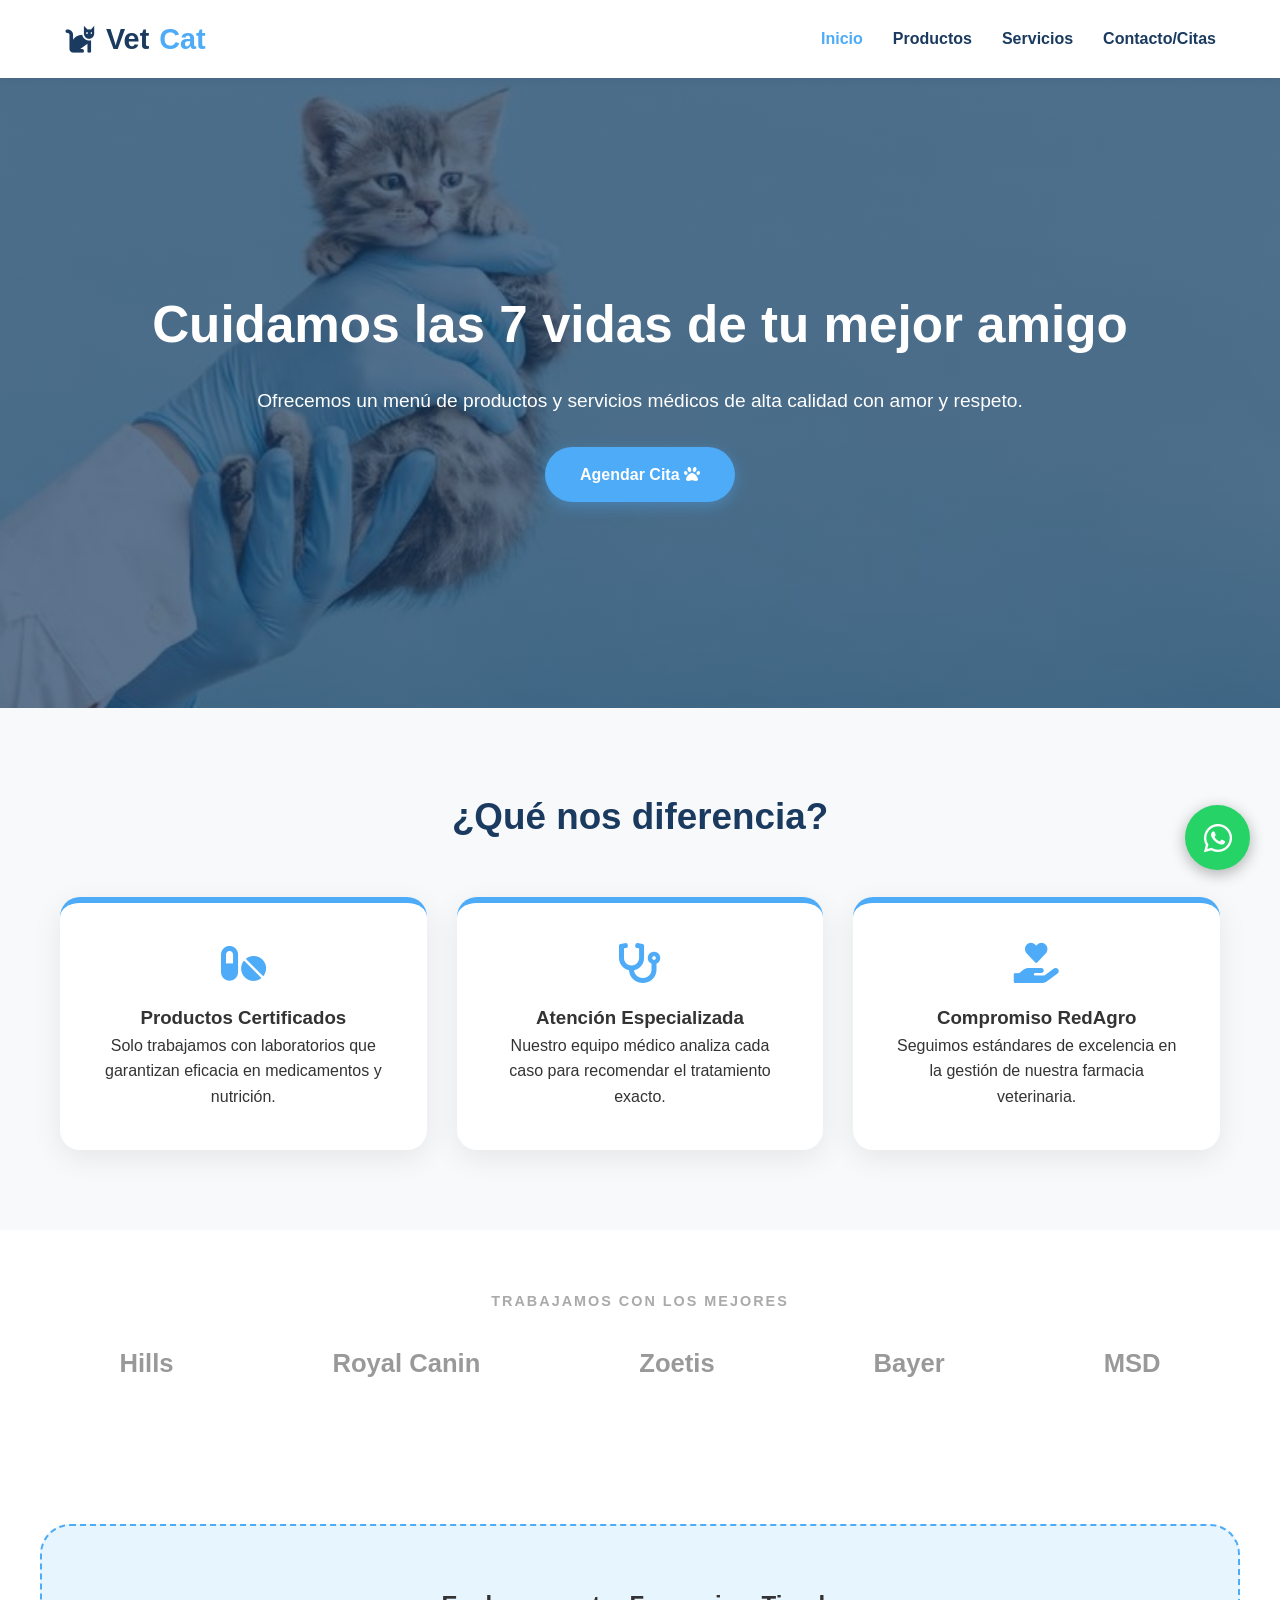
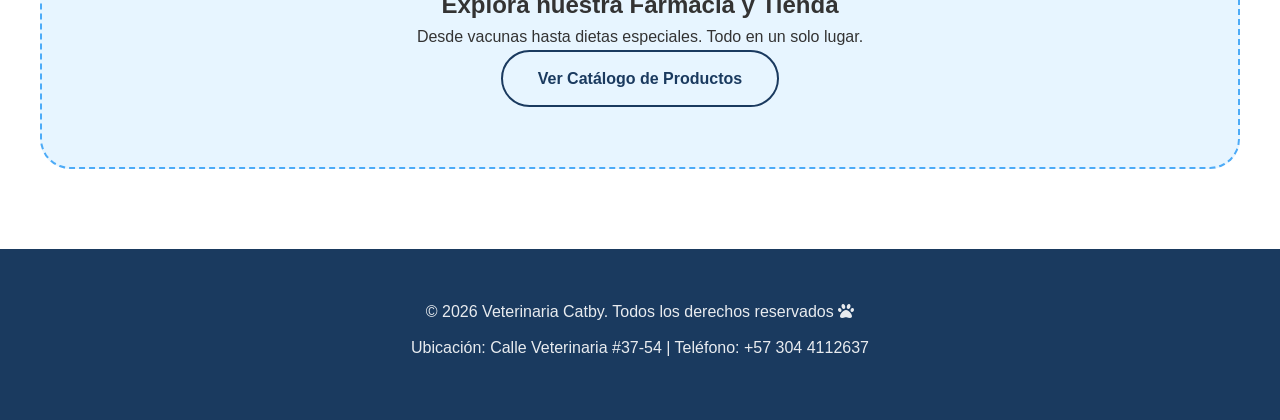
<file: index.html>
<!DOCTYPE html>
<html lang="es">
<head>
    <meta charset="UTF-8">
    <meta name="viewport" content="width=device-width, initial-scale=1.0">
    <title>VetCat | Inicio</title>
    
    <link rel="icon" href="img/favicon.jpeg" type="image/jpeg">
    
    <link rel="stylesheet" href="https://cdnjs.cloudflare.com/ajax/libs/font-awesome/6.0.0/css/all.min.css">
    <link rel="stylesheet" href="css/styles.css">
</head>
<body>

    <header>
        <nav class="navbar">
            <div class="logo">
                <h1><i class="fas fa-cat"></i> Vet<span>Cat</span></h1>
            </div>
            <ul class="nav-menu">
                <li><a href="index.html" class="active">Inicio</a></li>
                <li><a href="productos.html">Productos</a></li>
                <li><a href="servicios.html">Servicios</a></li>
                <li><a href="contacto.html">Contacto/Citas</a></li>
            </ul>
        </nav>
    </header>

    <main>
        <section class="hero">
            <div class="hero-content">
                <h2>Cuidamos las 7 vidas de tu mejor amigo</h2>
                <p>Ofrecemos un menú de productos y servicios médicos de alta calidad con amor y respeto.</p>
                <a href="contacto.html" class="btn">Agendar Cita <i class="fas fa-paw"></i></a>
            </div>
        </section>

        <section class="destacados">
            <div class="container">
                <h2>¿Qué nos diferencia?</h2>
                <div class="grid-destacados">
                    <div class="card-info">
                        <i class="fas fa-pills card-icon"></i>
                        <h3>Productos Certificados</h3>
                        <p>Solo trabajamos con laboratorios que garantizan eficacia en medicamentos y nutrición.</p>
                    </div>
                    <div class="card-info">
                        <i class="fas fa-stethoscope card-icon"></i>
                        <h3>Atención Especializada</h3>
                        <p>Nuestro equipo médico analiza cada caso para recomendar el tratamiento exacto.</p>
                    </div>
                    <div class="card-info">
                        <i class="fas fa-hand-holding-heart card-icon"></i>
                        <h3>Compromiso RedAgro</h3>
                        <p>Seguimos estándares de excelencia en la gestión de nuestra farmacia veterinaria.</p>
                    </div>
                </div>
            </div>
        </section>

        <section class="marcas">
            <p class="marcas-titulo">TRABAJAMOS CON LOS MEJORES</p>
            <div class="container brands-grid">
                <span>Hills</span>
                <span>Royal Canin</span>
                <span>Zoetis</span>
                <span>Bayer</span>
                <span>MSD</span>
            </div>
        </section>

        <section class="cta-productos">
            <div class="container cta-box">
                <h2>Explora nuestra Farmacia y Tienda</h2>
                <p>Desde vacunas hasta dietas especiales. Todo en un solo lugar.</p>
                <a href="productos.html" class="btn-secundario">Ver Catálogo de Productos</a>
            </div>
        </section>
    </main>

    <a href="https://wa.me/573044112637?text=%C2%A1Hola%2C%20equipo%20de%20VetCat!%20%F0%9F%90%BE%20Vi%20su%20p%C3%A1gina%20y%20me%20encantar%C3%ADa%20hacerles%20una%20consulta%20sobre%20mi%20mascota.%20%C2%BFMe%20podr%C3%ADan%20ayudar%3F" class="whatsapp-btn" target="_blank">
    <i class="fab fa-whatsapp"></i>
    </a>

    <footer>
        <div class="footer-content">
            <p>&copy; 2026 Veterinaria Catby. Todos los derechos reservados <i class="fas fa-paw"></i></p>
            <p>Ubicación: Calle Veterinaria #37-54 | Teléfono: +57 304 4112637</p>
        </div>
    </footer>

</body>
</html>
</file>
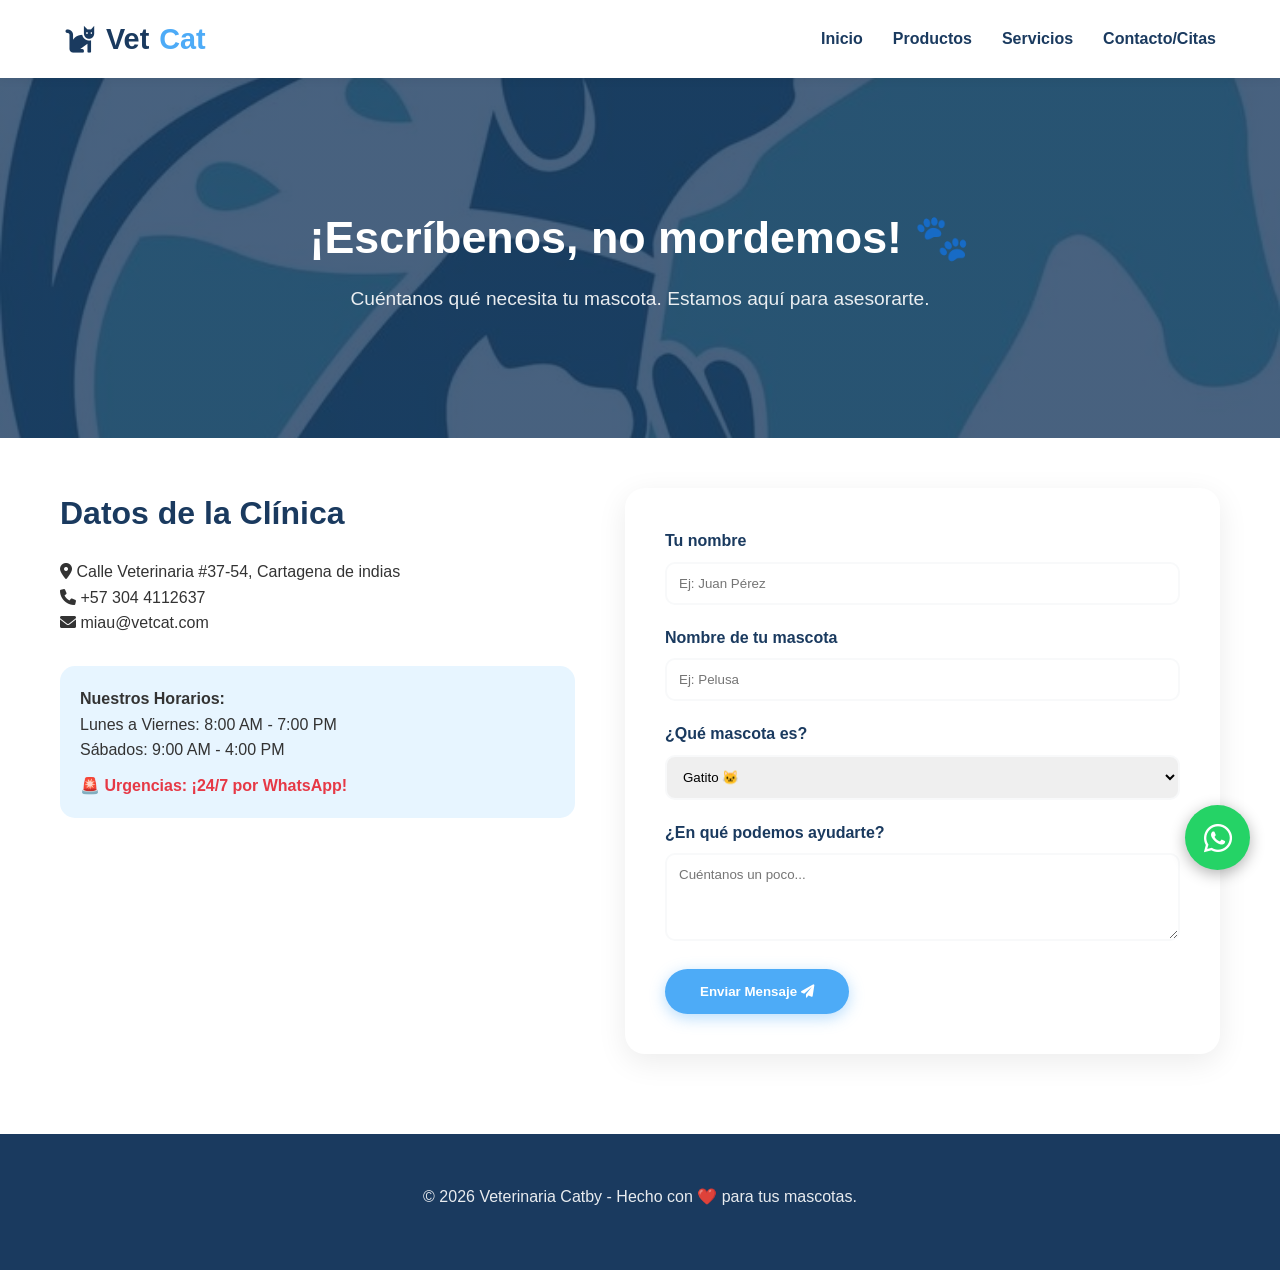
<file: contacto.html>
<!DOCTYPE html>
<html lang="es">
<head>
    <meta charset="UTF-8">
    <meta name="viewport" content="width=device-width, initial-scale=1.0">
    <title>Contacto | VetCat</title>
    
     <link rel="icon" href="img/favicon.jpeg" type="image/jpeg">
    
    <link rel="stylesheet" href="https://cdnjs.cloudflare.com/ajax/libs/font-awesome/6.0.0/css/all.min.css">
    <link rel="stylesheet" href="css/styles.css">
</head>
<body>

    <header>
    <nav class="navbar">
        <div class="logo">
            <h1><i class="fas fa-cat"></i> Vet<span>Cat</span></h1>
        </div>
        <ul class="nav-menu">
            <li><a href="index.html">Inicio</a></li>
            <li><a href="productos.html">Productos</a></li>
            <li><a href="servicios.html">Servicios</a></li>
            <li><a href="contacto.html">Contacto/Citas</a></li>
        </ul>
        </nav>
    </header>
    <section class="hero-interno hero-contacto">
        <div class="container">
            <h2>¡Escríbenos, no mordemos! 🐾</h2>
            <p>Cuéntanos qué necesita tu mascota. Estamos aquí para asesorarte.</p>
        </div>
    </section>

    <main class="container">
        <section class="contacto-flex">
            <div class="info-contacto">
                <h3>Datos de la Clínica</h3>
                <p><i class="fas fa-map-marker-alt"></i> Calle Veterinaria #37-54, Cartagena de indias</p>
                <p><i class="fas fa-phone"></i> +57 304 4112637</p>
                <p><i class="fas fa-envelope"></i> miau@vetcat.com</p>
                
                <div class="horarios">
                    <h4>Nuestros Horarios:</h4>
                    <p>Lunes a Viernes: 8:00 AM - 7:00 PM</p>
                    <p>Sábados: 9:00 AM - 4:00 PM</p>
                    <p class="urgencia-texto">🚨 Urgencias: ¡24/7 por WhatsApp!</p>
                </div>
            </div>

            <div class="formulario-caja">
                <form>
                    <div class="input-group">
                        <label>Tu nombre</label>
                        <input type="text" placeholder="Ej: Juan Pérez">
                    </div>
                    <div class="input-group">
                        <label>Nombre de tu mascota</label>
                        <input type="text" placeholder="Ej: Pelusa">
                    </div>
                    <div class="input-group">
                        <label>¿Qué mascota es?</label>
                        <select>
                            <option>Gatito 🐱</option>
                            <option>Perrito 🐶</option>
                            <option>Otro 🐾</option>
                        </select>
                    </div>
                    <div class="input-group">
                        <label>¿En qué podemos ayudarte?</label>
                        <textarea rows="4" placeholder="Cuéntanos un poco..."></textarea>
                    </div>
                    <button type="submit" class="btn">Enviar Mensaje <i class="fas fa-paper-plane"></i></button>
                </form>
            </div>
        </section>
    </main>

    <footer>
        <div class="footer-content">
            <p>&copy; 2026 Veterinaria Catby - Hecho con ❤️ para tus mascotas.</p>
        </div>
    </footer>

    <a href="https://wa.me/573044112637?text=%C2%A1Hola%2C%20equipo%20de%20VetCat!%20%F0%9F%90%BE%20Vi%20su%20p%C3%A1gina%20y%20me%20encantar%C3%ADa%20hacerles%20una%20consulta%20sobre%20mi%20mascota.%20%C2%BFMe%20podr%C3%ADan%20ayudar%3F" class="whatsapp-btn" target="_blank">
    <i class="fab fa-whatsapp"></i>
    </a>

</body>
</html>
</file>
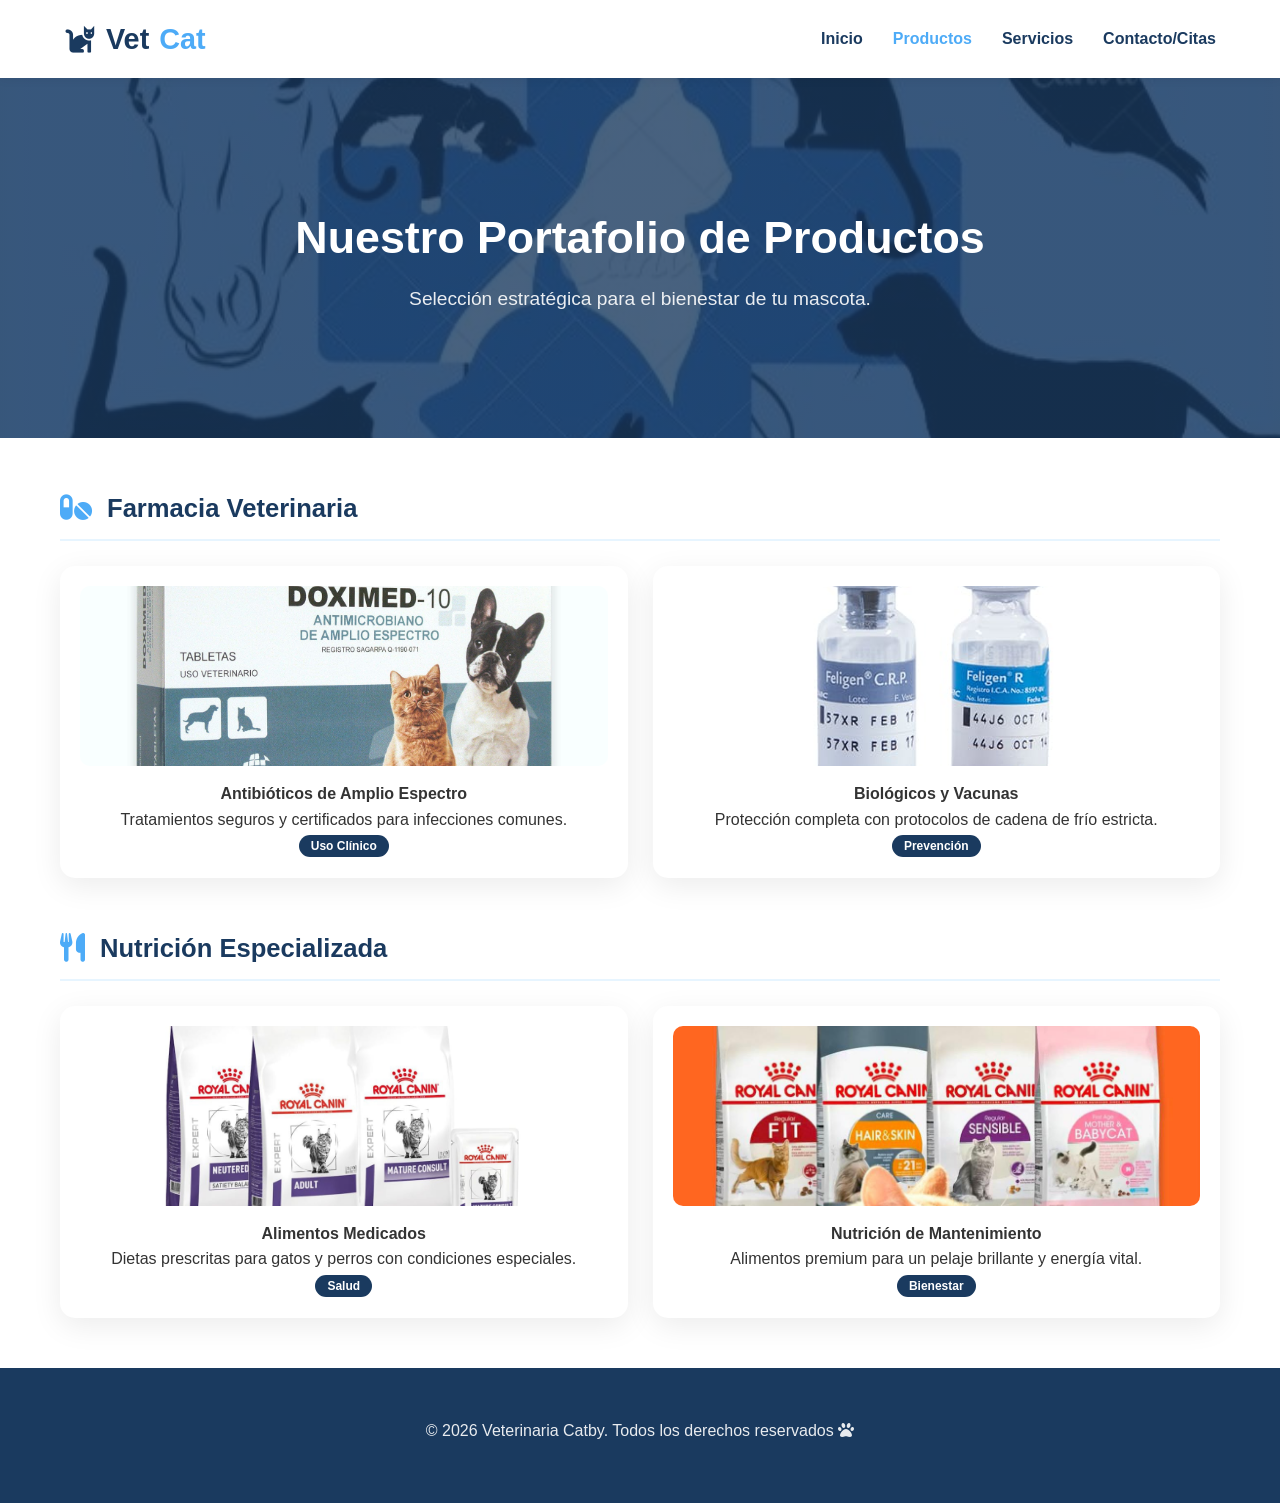
<file: productos.html>
<!DOCTYPE html>
<html lang="es">
<head>
    <meta charset="UTF-8">
    <meta name="viewport" content="width=device-width, initial-scale=1.0">
    <title>VetCat | Productos</title>
    
     <link rel="icon" href="img/favicon.jpeg" type="image/jpeg">
    
    <link rel="stylesheet" href="https://cdnjs.cloudflare.com/ajax/libs/font-awesome/6.0.0/css/all.min.css">
    <link rel="stylesheet" href="css/styles.css">
</head>
<body>

    <header>
        <nav class="navbar">
            <div class="logo">
                <h1><i class="fas fa-cat"></i> Vet<span>Cat</span></h1>
            </div>
            <ul class="nav-menu">
                <li><a href="index.html">Inicio</a></li>
                <li><a href="productos.html" class="active">Productos</a></li>
                <li><a href="servicios.html">Servicios</a></li>
                <li><a href="contacto.html">Contacto/Citas</a></li>
            </ul>
        </nav>
    </header>

    <section class="hero-interno hero-productos">
        <div class="container">
            <h2>Nuestro Portafolio de Productos</h2>
            <p>Selección estratégica para el bienestar de tu mascota.</p>
        </div>
    </section>

    <main class="container">
        <section class="categoria-seccion">
            <div class="categoria-header">
                <i class="fas fa-pills"></i>
                <h3>Farmacia Veterinaria</h3>
            </div>
            <div class="grid-productos">
                <div class="producto-card">
                    <div class="producto-img">
                        <img src="img/antibioticos.jpg" alt="Antibióticos">
                    </div>
                    <h4>Antibióticos de Amplio Espectro</h4>
                    <p>Tratamientos seguros y certificados para infecciones comunes.</p>
                    <span class="tag">Uso Clínico</span>
                </div>
                <div class="producto-card">
                    <div class="producto-img">
                        <img src="img/vacunas.jpeg" alt="Vacunas">
                    </div>
                    <h4>Biológicos y Vacunas</h4>
                    <p>Protección completa con protocolos de cadena de frío estricta.</p>
                    <span class="tag">Prevención</span>
                </div>
            </div>
        </section>

        <section class="categoria-seccion">
            <div class="categoria-header">
                <i class="fas fa-utensils"></i>
                <h3>Nutrición Especializada</h3>
            </div>
            <div class="grid-productos">
                <div class="producto-card">
                    <div class="producto-img">
                        <img src="img/dieta-renal.jpeg" alt="Dieta Renal">
                    </div>
                    <h4>Alimentos Medicados</h4>
                    <p>Dietas prescritas para gatos y perros con condiciones especiales.</p>
                    <span class="tag">Salud</span>
                </div>
                <div class="producto-card">
                    <div class="producto-img">
                        <img src="img/premium.jpeg" alt="Alimento Premium">
                    </div>
                    <h4>Nutrición de Mantenimiento</h4>
                    <p>Alimentos premium para un pelaje brillante y energía vital.</p>
                    <span class="tag">Bienestar</span>
                </div>
            </div>
        </section>
    </main>

    <footer>
        <div class="footer-content">
            <p>&copy; 2026 Veterinaria Catby. Todos los derechos reservados <i class="fas fa-paw"></i></p>
        </div>
    </footer>

</body>
</html>
</file>
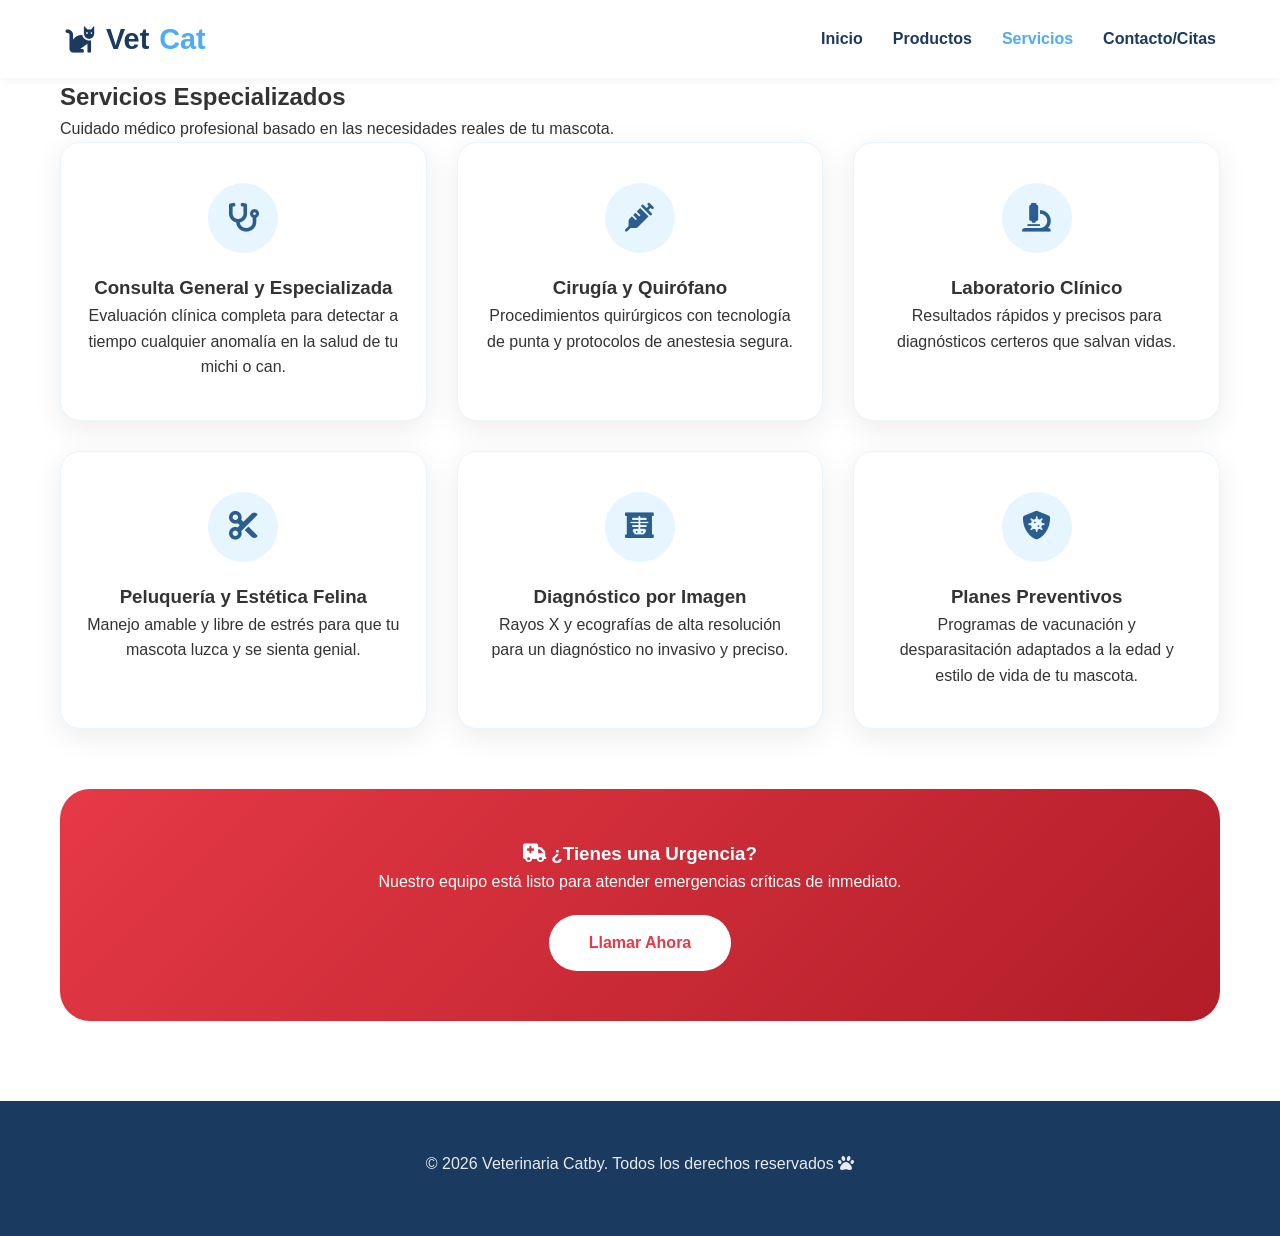
<file: servicios.html>
<!DOCTYPE html>
<html lang="es">
<head>
    <meta charset="UTF-8">
    <meta name="viewport" content="width=device-width, initial-scale=1.0">
    <title>VetCat | Servicios</title>
    
     <link rel="icon" href="img/favicon.jpeg" type="image/jpeg">
    
    <link rel="stylesheet" href="https://cdnjs.cloudflare.com/ajax/libs/font-awesome/6.0.0/css/all.min.css">
    <link rel="stylesheet" href="css/styles.css">
</head>
<body>

    <header>
        <nav class="navbar">
            <div class="logo">
                <h1><i class="fas fa-cat"></i> Vet<span>Cat</span></h1>
            </div>
            <ul class="nav-menu">
                <li><a href="index.html">Inicio</a></li>
                <li><a href="productos.html">Productos</a></li>
                <li><a href="servicios.html" class="active">Servicios</a></li>
                <li><a href="contacto.html">Contacto/Citas</a></li>
            </ul>
        </nav>
    </header>

    <main class="container">
        <section class="titulo-pagina">
            <h2>Servicios Especializados</h2>
            <p>Cuidado médico profesional basado en las necesidades reales de tu mascota.</p>
        </section>

        <section class="grid-servicios">
            <div class="servicio-card">
                <div class="servicio-icon">
                    <i class="fas fa-stethoscope"></i>
                </div>
                <h3>Consulta General y Especializada</h3>
                <p>Evaluación clínica completa para detectar a tiempo cualquier anomalía en la salud de tu michi o can.</p>
            </div>

            <div class="servicio-card">
                <div class="servicio-icon">
                    <i class="fas fa-syringe"></i>
                </div>
                <h3>Cirugía y Quirófano</h3>
                <p>Procedimientos quirúrgicos con tecnología de punta y protocolos de anestesia segura.</p>
            </div>

            <div class="servicio-card">
                <div class="servicio-icon">
                    <i class="fas fa-microscope"></i>
                </div>
                <h3>Laboratorio Clínico</h3>
                <p>Resultados rápidos y precisos para diagnósticos certeros que salvan vidas.</p>
            </div>

            <div class="servicio-card">
                <div class="servicio-icon">
                    <i class="fas fa-cut"></i>
                </div>
                <h3>Peluquería y Estética Felina</h3>
                <p>Manejo amable y libre de estrés para que tu mascota luzca y se sienta genial.</p>
            </div>

        <div class="servicio-card">
            <div class="servicio-icon">
                <i class="fas fa-x-ray"></i>
            </div>
            <h3>Diagnóstico por Imagen</h3>
            <p>Rayos X y ecografías de alta resolución para un diagnóstico no invasivo y preciso.</p>
        </div>

    <div class="servicio-card">
        <div class="servicio-icon">
        <i class="fas fa-shield-virus"></i>
        </div>
        <h3>Planes Preventivos</h3>
        <p>Programas de vacunación y desparasitación adaptados a la edad y estilo de vida de tu mascota.</p>
    </div>
    </section>

        <section class="urgencias-box">
            <div class="urgencias-content">
                <h3><i class="fas fa-ambulance"></i> ¿Tienes una Urgencia?</h3>
                <p>Nuestro equipo está listo para atender emergencias críticas de inmediato.</p>
                <a href="https://wa.me/573044112637?text=🚨%20¡URGENCIA%20VETERINARIA!%20Necesito%20asistencia%20inmediata%20para%20mi%20mascota." class="btn-urgencia">Llamar Ahora</a>
        </section>
    </main>

    <footer>
        <div class="footer-content">
            <p>&copy; 2026 Veterinaria Catby. Todos los derechos reservados <i class="fas fa-paw"></i></p>
        </div>
    </footer>

</body>
</html>
</file>
<file: css/styles.css>
/* ==========================================================================
   1. VARIABLES Y CONFIGURACIÓN BASE
   ========================================================================== */
:root {
    --azul-oscuro: #1a3a5f;
    --azul-medio: #2c5d8f;
    --celeste-vivo: #4dabf7;
    --celeste-claro: #e7f5ff;
    --blanco: #ffffff;
    --gris-suave: #f8f9fa;
    --michi-shadow: 0 8px 30px rgba(0,0,0,0.08);
}

* { 
    margin: 0; 
    padding: 0; 
    box-sizing: border-box; 
}

body {
    font-family: 'Segoe UI', sans-serif;
    line-height: 1.6;
    color: #333;
    background-color: var(--blanco);
}

.container { 
    max-width: 1200px; 
    margin: 0 auto; 
    padding: 0 20px; 
}

/* ==========================================================================
   2. COMPONENTES GLOBALES (Navbar, Footer, Botones, WhatsApp)
   ========================================================================== */

/* --- NAVBAR --- */
.navbar {
    display: flex;
    justify-content: space-between;
    align-items: center;
    padding: 1rem 5%;
    background: var(--blanco);
    box-shadow: 0 2px 10px rgba(0,0,0,0.05);
    position: sticky;
    top: 0;
    z-index: 1000;
}

.logo h1 { font-size: 1.8rem; color: var(--azul-oscuro); display: flex; align-items: center; gap: 10px; }
.logo span { color: var(--celeste-vivo); }

.nav-menu { display: flex; list-style: none; }
.nav-menu li { margin-left: 30px; }
.nav-menu a { text-decoration: none; color: var(--azul-oscuro); font-weight: 600; transition: 0.3s; }
.nav-menu a:hover, .nav-menu a.active { color: var(--celeste-vivo); }

/* --- BOTONES --- */
.btn {
    display: inline-block;
    padding: 15px 35px;
    background-color: var(--celeste-vivo);
    color: var(--blanco);
    text-decoration: none;
    border-radius: 50px;
    font-weight: bold;
    transition: 0.3s;
    box-shadow: 0 4px 15px rgba(77, 171, 247, 0.4);
    border: none;
    cursor: pointer;
}
.btn:hover { background-color: var(--azul-medio); transform: translateY(-2px); }

.btn-secundario {
    display: inline-block;
    padding: 14px 35px;
    border: 2px solid var(--azul-oscuro);
    color: var(--azul-oscuro);
    text-decoration: none;
    border-radius: 50px;
    font-weight: bold;
    transition: 0.3s;
}
.btn-secundario:hover { background: var(--azul-oscuro); color: var(--blanco); }

/* --- WHATSAPP FLOTANTE --- */
.whatsapp-btn {
    position: fixed; bottom: 30px; right: 30px; background-color: #25d366;
    color: white; width: 65px; height: 65px; border-radius: 50%;
    display: flex; align-items: center; justify-content: center;
    font-size: 32px; box-shadow: 0 4px 15px rgba(0,0,0,0.3); z-index: 1000;
    text-decoration: none; transition: 0.3s;
}
.whatsapp-btn:hover { transform: scale(1.1) rotate(10deg); background-color: #128c7e; }

/* --- FOOTER --- */
footer { background: var(--azul-oscuro); color: var(--blanco); padding: 50px 0; text-align: center; }
.footer-content p { margin-bottom: 10px; opacity: 0.9; }

/* ==========================================================================
   3. BANNERS Y HEROS (Fondos con Michis)
   ========================================================================== */

/* Hero Principal (Index) */
.hero {
    height: 70vh;
    background: linear-gradient(rgba(26, 58, 95, 0.7), rgba(26, 58, 95, 0.7)), 
                url('../img/fondo_inicio.jpg') center/cover no-repeat;
    display: flex; align-items: center; justify-content: center; text-align: center; color: var(--blanco);
}
.hero-content h2 { font-size: 3.2rem; margin-bottom: 20px; }
.hero-content p { font-size: 1.2rem; margin-bottom: 30px; max-width: 800px; margin-inline: auto; }

/* Estilo Base para Heros Internos */
.hero-interno {
    height: 40vh;
    display: flex;
    align-items: center;
    justify-content: center;
    text-align: center;
    color: white;
    background-size: cover;
    background-position: center;
    margin-bottom: 50px;
}
.hero-interno h2 { font-size: 2.8rem; margin-bottom: 10px; }
.hero-interno p { font-size: 1.2rem; opacity: 0.9; }

/* Fondos Específicos */
.hero-productos {
    background: linear-gradient(rgba(26, 58, 95, 0.8), rgba(26, 58, 95, 0.8)), 
                url('../img/fondo_productos.jpg') center/cover no-repeat;
}
.hero-servicios {
    background: linear-gradient(rgba(26, 58, 95, 0.8), rgba(26, 58, 95, 0.8)), 
                url('../img/fondo_servicios.jpg') center/cover no-repeat;
}
.hero-contacto {
    background: linear-gradient(rgba(26, 58, 95, 0.8), rgba(26, 58, 95, 0.8)), 
                url('../img/fondo_contacto.jpg') center/cover no-repeat;
}

/* ==========================================================================
   4. PÁGINA DE INICIO (Secciones Index)
   ========================================================================== */

.destacados { padding: 80px 0; background-color: var(--gris-suave); text-align: center; }
.destacados h2 { margin-bottom: 50px; color: var(--azul-oscuro); font-size: 2.3rem; }

.grid-destacados { display: grid; grid-template-columns: repeat(auto-fit, minmax(300px, 1fr)); gap: 30px; }

.card-info {
    background: var(--blanco);
    padding: 40px;
    border-radius: 20px;
    box-shadow: var(--michi-shadow);
    border-top: 6px solid var(--celeste-vivo);
    transition: 0.3s;
    text-align: center;
}
.card-info:hover { transform: translateY(-10px); }
.card-icon { font-size: 2.5rem; color: var(--celeste-vivo); margin-bottom: 20px; }

.marcas { padding: 60px 0; background: #fff; text-align: center; }
.marcas-titulo { color: #aaa; margin-bottom: 30px; font-weight: 800; letter-spacing: 2px; font-size: 0.9rem; }
.brands-grid { 
    display: flex; justify-content: space-around; align-items: center; 
    opacity: 0.5; filter: grayscale(100%); flex-wrap: wrap; gap: 40px; 
}
.brands-grid span { font-size: 1.6rem; font-weight: bold; color: var(--azul-oscuro); }

.cta-productos { padding: 80px 0; text-align: center; background: var(--blanco); }
.cta-box {
    background: var(--celeste-claro);
    padding: 60px;
    border-radius: 30px;
    border: 2px dashed var(--celeste-vivo);
}

/* ==========================================================================
   5. PÁGINA DE PRODUCTOS
   ========================================================================== */

.categoria-seccion { margin-bottom: 50px; }

.categoria-header {
    display: flex; align-items: center; gap: 15px;
    margin-bottom: 25px; border-bottom: 2px solid var(--celeste-claro);
    padding-bottom: 10px;
}
.categoria-header i { font-size: 1.8rem; color: var(--celeste-vivo); }
.categoria-header h3 { color: var(--azul-oscuro); font-size: 1.6rem; }

.grid-productos { display: grid; grid-template-columns: repeat(auto-fit, minmax(250px, 1fr)); gap: 25px; }

.producto-card {
    background: var(--blanco);
    padding: 20px;
    border-radius: 15px;
    box-shadow: var(--michi-shadow);
    text-align: center;
    transition: 0.3s;
}
.producto-card:hover { transform: scale(1.03); }

.producto-img {
    width: 100%; height: 180px; overflow: hidden;
    border-radius: 10px; margin-bottom: 15px;
}
.producto-img img {
    width: 100%; height: 100%; object-fit: cover;
    transition: transform 0.5s ease;
}
.producto-card:hover .producto-img img { transform: scale(1.1); }

.tag {
    background: var(--azul-oscuro); color: white;
    padding: 4px 12px; border-radius: 20px;
    font-size: 0.75rem; font-weight: bold;
}

/* ==========================================================================
   6. PÁGINA DE SERVICIOS
   ========================================================================== */

.grid-servicios {
    display: grid; grid-template-columns: repeat(auto-fit, minmax(280px, 1fr));
    gap: 30px; margin-bottom: 60px;
}

.servicio-card {
    background: var(--blanco); padding: 40px 25px;
    border-radius: 20px; text-align: center;
    box-shadow: var(--michi-shadow); transition: 0.3s;
    border: 1px solid var(--celeste-claro);
}
.servicio-card:hover { border-color: var(--celeste-vivo); transform: translateY(-5px); }

.servicio-icon {
    width: 70px; height: 70px; background: var(--celeste-claro);
    color: var(--azul-medio); font-size: 1.8rem;
    display: flex; align-items: center; justify-content: center;
    border-radius: 50%; margin: 0 auto 20px;
}

.urgencias-box {
    background: linear-gradient(135deg, #e63946, #b11d28);
    border-radius: 30px; padding: 50px;
    color: white; text-align: center; margin-bottom: 80px;
}

.btn-urgencia {
    display: inline-block; background: white; color: #e63946;
    padding: 15px 40px; border-radius: 50px; text-decoration: none;
    font-weight: bold; margin-top: 20px; transition: 0.3s;
}
.btn-urgencia:hover { background: var(--azul-oscuro); color: white; }

/* ==========================================================================
   7. PÁGINA DE CONTACTO
   ========================================================================== */

.contacto-flex {
    display: flex; flex-wrap: wrap; gap: 50px; margin-bottom: 80px;
}

.info-contacto, .formulario-caja { flex: 1; min-width: 300px; }

.info-contacto h3 { color: var(--azul-oscuro); font-size: 2rem; margin-bottom: 20px; }

.horarios {
    margin-top: 30px; padding: 20px;
    background: var(--celeste-claro); border-radius: 15px;
}

.urgencia-texto { color: #e63946; font-weight: bold; margin-top: 10px; }

.formulario-caja {
    background: var(--blanco); padding: 40px;
    border-radius: 20px; box-shadow: var(--michi-shadow);
}

.input-group { margin-bottom: 20px; text-align: left; }
.input-group label { display: block; margin-bottom: 8px; font-weight: 600; color: var(--azul-oscuro); }

.input-group input, .input-group select, .input-group textarea {
    width: 100%; padding: 12px;
    border: 2px solid var(--gris-suave); border-radius: 10px;
    outline: none; transition: 0.3s; font-family: inherit;
}
.input-group input:focus, .input-group textarea:focus { border-color: var(--celeste-vivo); }
</file>
